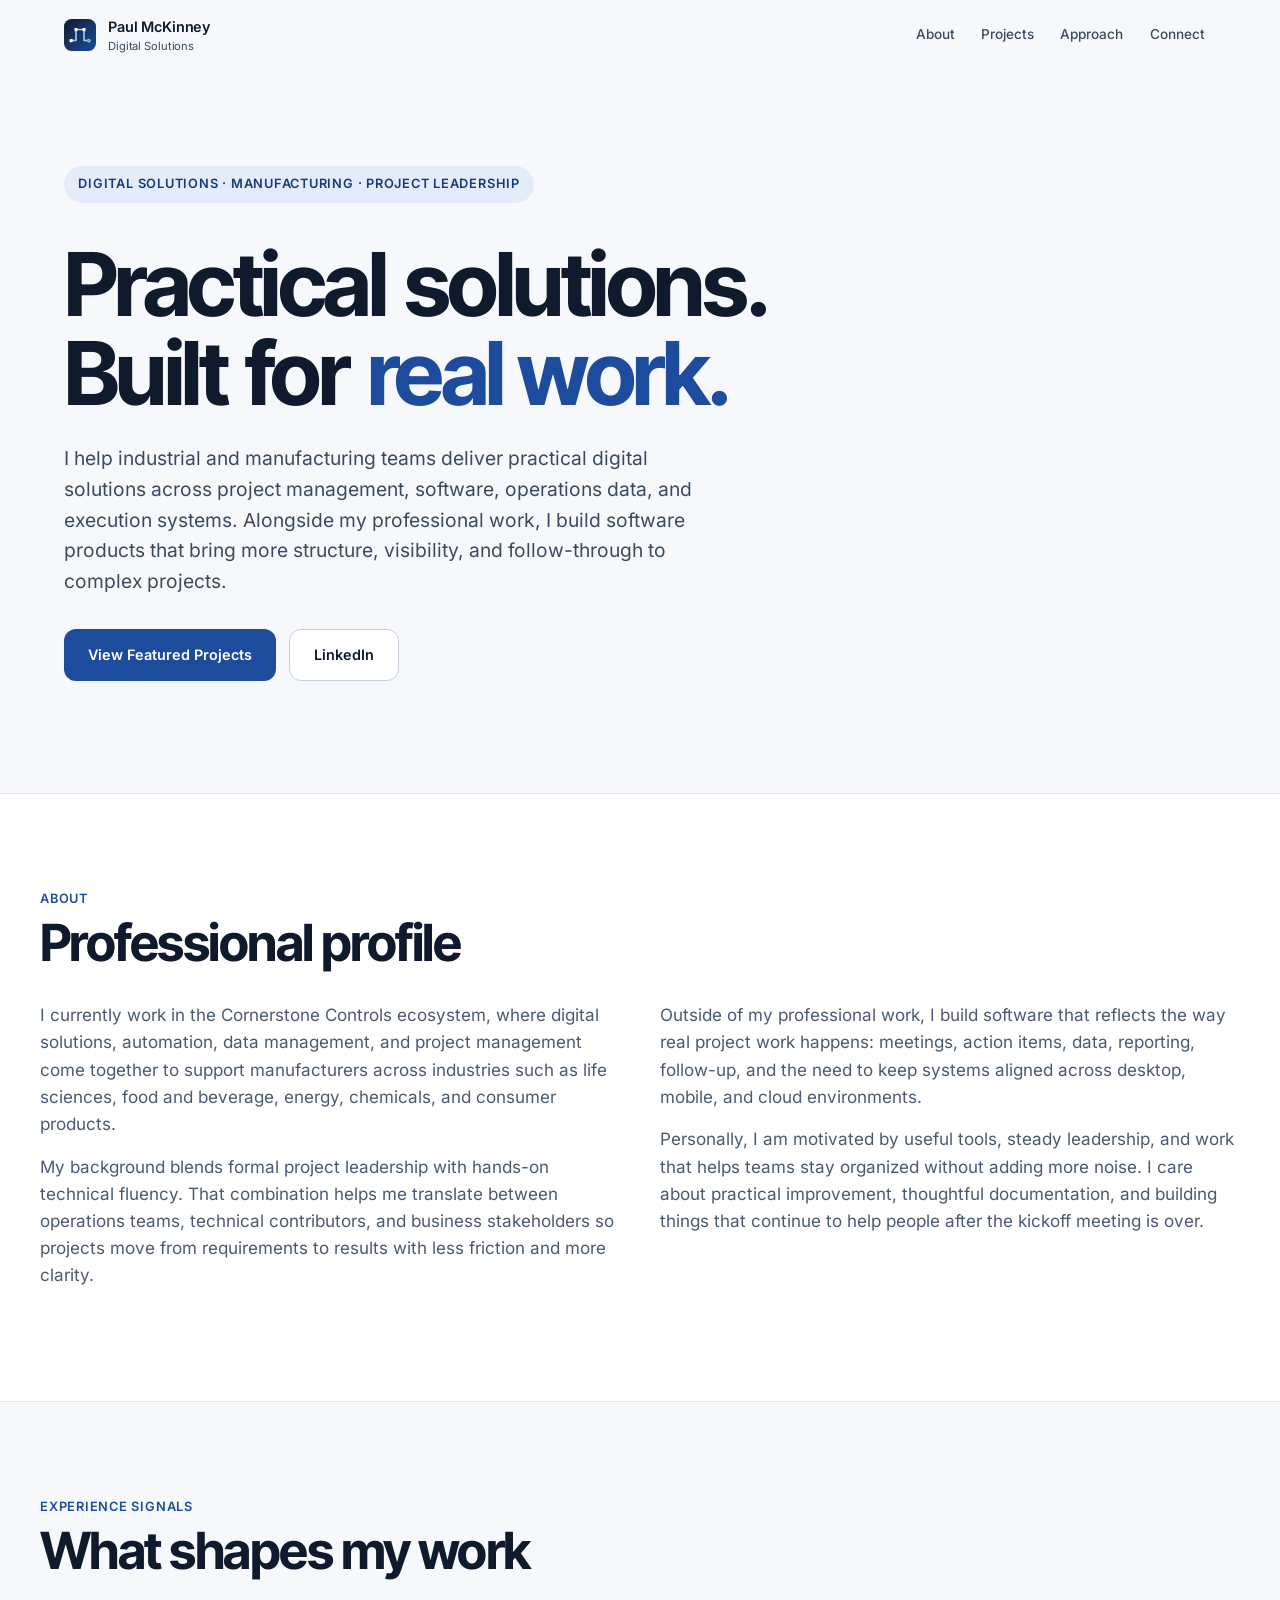
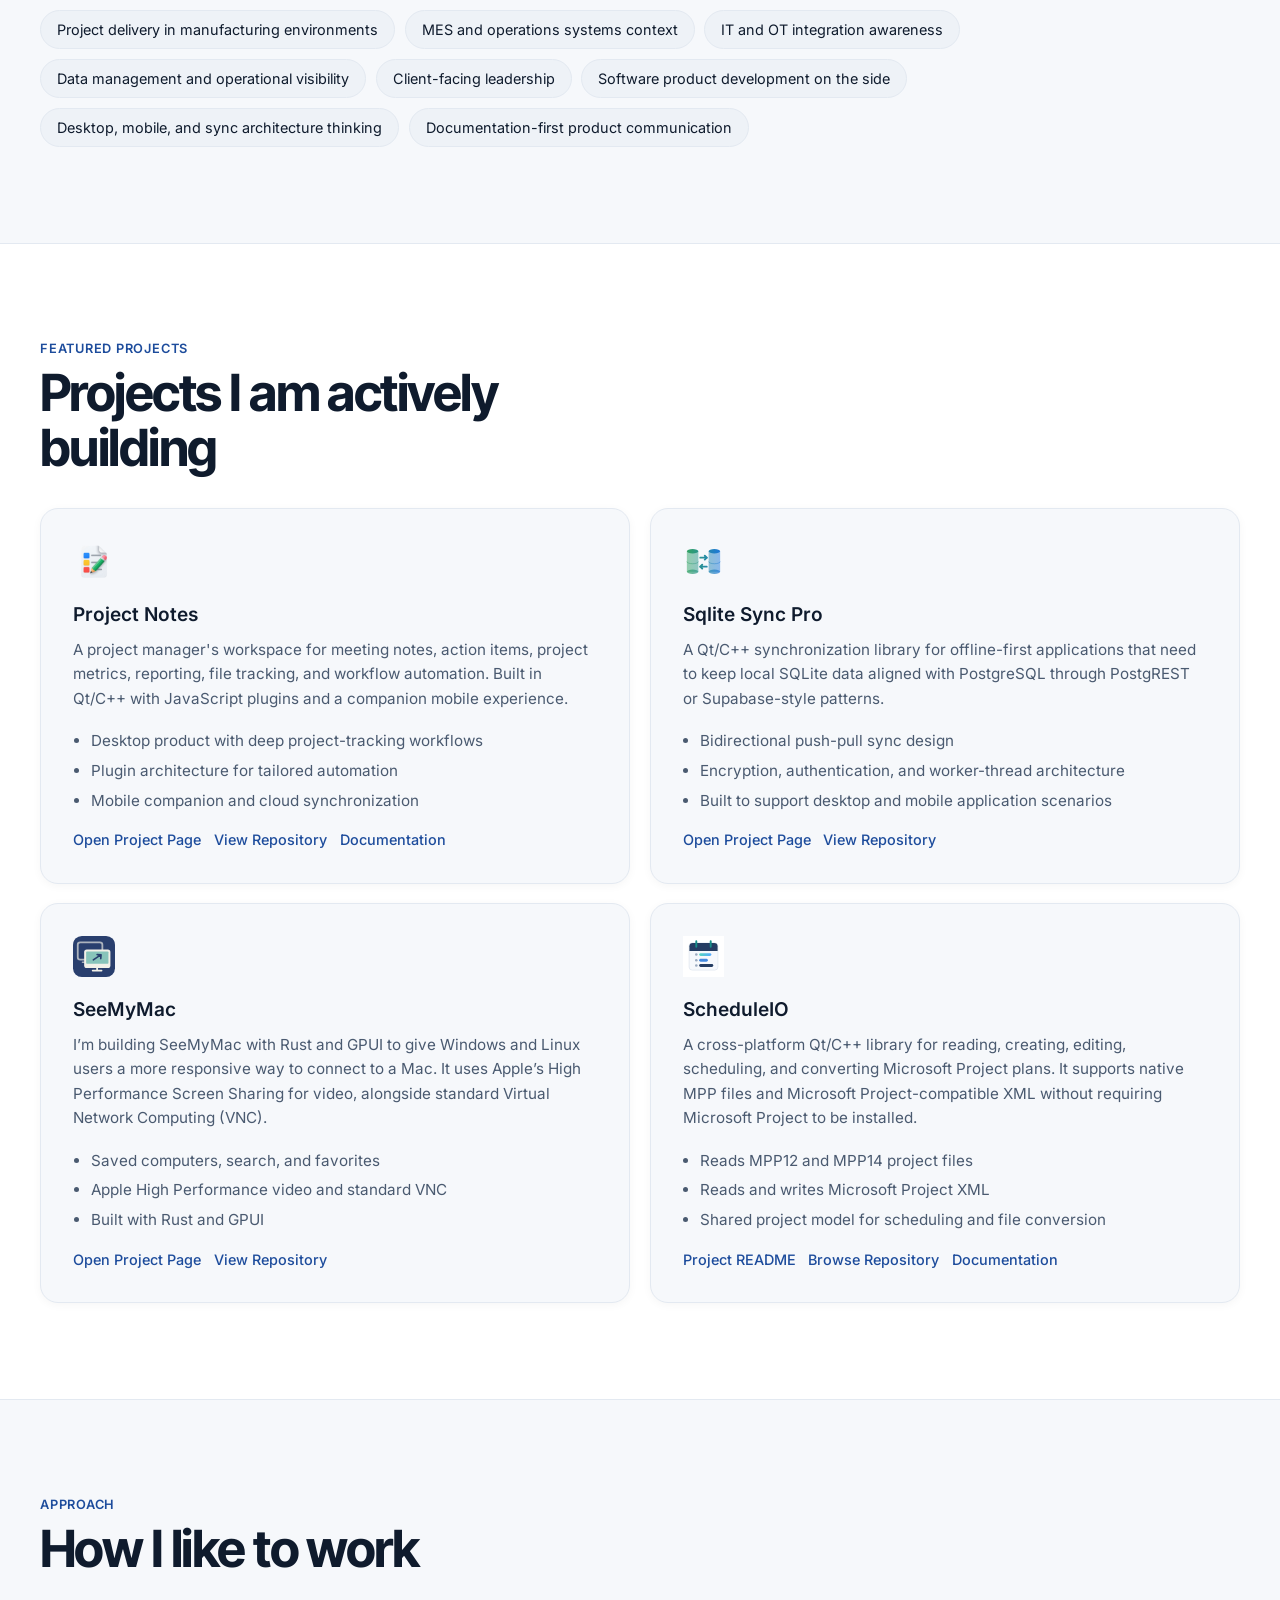
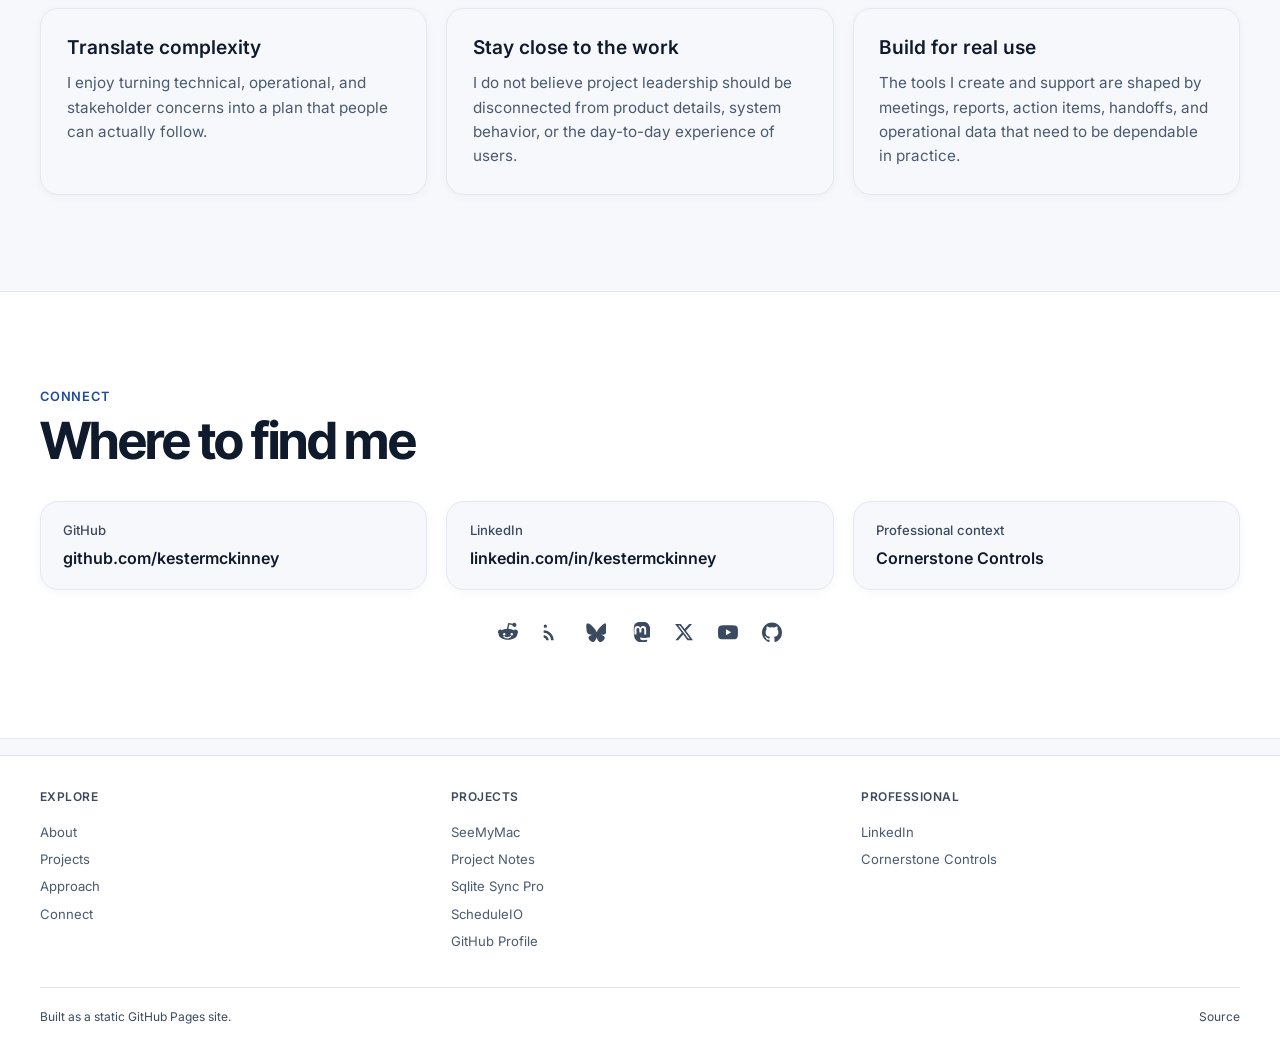
<file: index.html>
<!DOCTYPE html>
<html lang="en">
<head>
  <meta charset="utf-8">
  <meta name="viewport" content="width=device-width, initial-scale=1">
  <title>Paul McKinney | Project Notes and Digital Solutions</title>
  <meta name="description" content="Paul McKinney builds Project Notes and leads digital solutions work for manufacturing teams, with a focus on practical software, data, and project delivery.">
  <link rel="canonical" href="https://kestermckinney.github.io/">
  <meta name="theme-color" content="#ffffff">
  <meta property="og:type" content="website">
  <meta property="og:site_name" content="Paul McKinney">
  <meta property="og:title" content="Paul McKinney | Project Notes and Digital Solutions">
  <meta property="og:description" content="Explore Paul McKinney's work, including Project Notes, a purpose-built workspace for project managers and delivery teams.">
  <meta property="og:url" content="https://kestermckinney.github.io/">
  <meta property="og:image" content="https://kestermckinney.github.io/images/social-preview.png">
  <meta property="og:image:width" content="1200">
  <meta property="og:image:height" content="1200">
  <meta property="og:image:alt" content="Paul McKinney Digital Solutions brand card with the Kester systems mark, Project Notes, and Sqlite Sync Pro.">
  <meta name="twitter:card" content="summary_large_image">
  <meta name="twitter:title" content="Paul McKinney | Project Notes and Digital Solutions">
  <meta name="twitter:description" content="Explore Paul McKinney's work, including Project Notes, a purpose-built workspace for project managers and delivery teams.">
  <meta name="twitter:image" content="https://kestermckinney.github.io/images/social-preview.png">
  <link rel="icon" type="image/svg+xml" href="/images/site-logo.svg">
  <link rel="icon" type="image/x-icon" href="/favicon.ico">
  <link rel="icon" type="image/png" sizes="32x32" href="/favicon-32x32.png">
  <link rel="icon" type="image/png" sizes="16x16" href="/favicon-16x16.png">
  <link rel="apple-touch-icon" sizes="180x180" href="/apple-touch-icon.png">
  <link rel="stylesheet" href="/styles.css">
</head>
<body class="home-page">
  <header class="site-header">
    <a class="brand" href="/">
      <span class="brand-mark" aria-hidden="true">
        <img src="/images/site-logo.svg" alt="" width="32" height="32">
      </span>
      <span>
        <strong>Paul McKinney</strong>
        <small>Digital Solutions</small>
      </span>
    </a>
    <nav class="site-nav" aria-label="Primary">
      <a href="#about">About</a>
      <a href="#projects">Projects</a>
      <a href="#approach">Approach</a>
      <a href="#connect">Connect</a>
    </nav>
  </header>

  <main>
    <section class="hero">
      <p class="eyebrow" style="margin-bottom: 0.8rem;">Digital Solutions &middot; Manufacturing &middot; Project Leadership</p>
      <h1 class="hero-words" aria-label="Practical solutions. Built for real work."><span class="wm"><span class="w">Practical</span></span> <span class="wm"><span class="w">solutions.</span></span> <span class="wm"><span class="w">Built</span></span> <span class="wm"><span class="w">for</span></span> <span class="wm"><span class="w accent-word">real work.</span></span></h1>
      <p class="lead">
        I help industrial and manufacturing teams deliver practical digital solutions across
        project management, software, operations data, and execution systems. Alongside my professional
        work, I build software products that bring more structure, visibility, and follow-through
        to complex projects.
      </p>
      <div class="actions">
        <a class="button button-primary" href="#projects">View Featured Projects</a>
        <a class="button button-secondary" href="https://www.linkedin.com/in/kestermckinney/">LinkedIn</a>
      </div>
    </section>

    <section class="section section-alt" id="about">
      <div class="section-inner">
        <div class="section-heading">
          <span class="eyebrow">About</span>
          <h2>Professional profile</h2>
        </div>
        <div class="two-column">
          <div>
            <p>
              I currently work in the Cornerstone Controls ecosystem, where digital solutions,
              automation, data management, and project management come together to support
              manufacturers across industries such as life sciences, food and beverage, energy,
              chemicals, and consumer products.
            </p>
            <p>
              My background blends formal project leadership with hands-on technical fluency.
              That combination helps me translate between operations teams, technical contributors,
              and business stakeholders so projects move from requirements to results with less
              friction and more clarity.
            </p>
          </div>
          <div>
            <p>
              Outside of my professional work, I build software that reflects the way real project work
              happens: meetings, action items, data, reporting, follow-up, and the need to keep
              systems aligned across desktop, mobile, and cloud environments.
            </p>
            <p>
              Personally, I am motivated by useful tools, steady leadership, and work that helps
              teams stay organized without adding more noise. I care about practical improvement,
              thoughtful documentation, and building things that continue to help people after the
              kickoff meeting is over.
            </p>
          </div>
        </div>
      </div>
    </section>

    <section class="section" id="experience">
      <div class="section-inner">
        <div class="section-heading">
          <span class="eyebrow">Experience Signals</span>
          <h2>What shapes my work</h2>
        </div>
        <div class="pill-grid">
          <span class="pill">Project delivery in manufacturing environments</span>
          <span class="pill">MES and operations systems context</span>
          <span class="pill">IT and OT integration awareness</span>
          <span class="pill">Data management and operational visibility</span>
          <span class="pill">Client-facing leadership</span>
          <span class="pill">Software product development on the side</span>
          <span class="pill">Desktop, mobile, and sync architecture thinking</span>
          <span class="pill">Documentation-first product communication</span>
        </div>
      </div>
    </section>

    <section class="section section-alt" id="projects">
      <div class="section-inner">
        <div class="section-heading">
          <span class="eyebrow">Featured Projects</span>
          <h2>Projects I am actively building</h2>
        </div>
        <div class="card-grid">
          <article class="project-card">
            <img src="/images/pn-logo.png" alt="Project Notes logo" class="project-logo">
            <h3>Project Notes</h3>
            <p>
              A project manager's workspace for meeting notes, action items, project metrics,
              reporting, file tracking, and workflow automation. Built in Qt/C++ with JavaScript plugins
              and a companion mobile experience.
            </p>
            <ul class="feature-list">
              <li>Desktop product with deep project-tracking workflows</li>
              <li>Plugin architecture for tailored automation</li>
              <li>Mobile companion and cloud synchronization</li>
            </ul>
            <div class="card-actions">
              <a class="text-link" href="/projects/projectnotes.html">Open Project Page</a>
              <a class="text-link" href="https://github.com/kestermckinney/ProjectNotes">View Repository</a>
              <a class="text-link" href="https://projectnotespro.com/docs">Documentation</a>
            </div>
          </article>

          <article class="project-card">
            <img src="/images/ssp-logo.svg" alt="Sqlite Sync Pro logo" class="project-logo">
            <h3>Sqlite Sync Pro</h3>
            <p>
              A Qt/C++ synchronization library for offline-first applications that need to keep
              local SQLite data aligned with PostgreSQL through PostgREST or Supabase-style
              patterns.
            </p>
            <ul class="feature-list">
              <li>Bidirectional push-pull sync design</li>
              <li>Encryption, authentication, and worker-thread architecture</li>
              <li>Built to support desktop and mobile application scenarios</li>
            </ul>
            <div class="card-actions">
              <a class="text-link" href="/projects/sqlitesyncpro.html">Open Project Page</a>
              <a class="text-link" href="https://github.com/kestermckinney/SqliteSyncPro">View Repository</a>
            </div>
          </article>

          <article class="project-card">
            <img src="/images/seemymac-logo.svg" alt="SeeMyMac logo" class="project-logo">
            <h3>SeeMyMac</h3>
            <p>I’m building SeeMyMac with Rust and GPUI to give Windows and Linux users a more responsive way to connect to a Mac. It uses Apple’s High Performance Screen Sharing for video, alongside standard Virtual Network Computing (VNC).</p>
            <ul class="feature-list">
              <li>Saved computers, search, and favorites</li>
              <li>Apple High Performance video and standard VNC</li>
              <li>Built with Rust and GPUI</li>
            </ul>
            <div class="card-actions">
              <a class="text-link" href="/projects/seemymac.html">Open Project Page</a>
              <a class="text-link" href="https://github.com/kestermckinney/SeeMyMac">View Repository</a>
            </div>
          </article>

          <article class="project-card">
            <img src="/images/scheduleio-logo.svg" alt="ScheduleIO logo" class="project-logo">
            <h3>ScheduleIO</h3>
            <p>
              A cross-platform Qt/C++ library for reading, creating, editing, scheduling, and
              converting Microsoft Project plans. It supports native MPP files and Microsoft
              Project-compatible XML without requiring Microsoft Project to be installed.
            </p>
            <ul class="feature-list">
              <li>Reads MPP12 and MPP14 project files</li>
              <li>Reads and writes Microsoft Project XML</li>
              <li>Shared project model for scheduling and file conversion</li>
            </ul>
            <div class="card-actions">
              <a class="text-link" href="https://github.com/kestermckinney/ScheduleIO/blob/main/README.md">Project README</a>
              <a class="text-link" href="https://github.com/kestermckinney/ScheduleIO/tree/main">Browse Repository</a>
              <a class="text-link" href="https://github.com/kestermckinney/ScheduleIO">Documentation</a>
            </div>
          </article>
        </div>
      </div>
    </section>

    <section class="section" id="approach">
      <div class="section-inner">
        <div class="section-heading">
          <span class="eyebrow">Approach</span>
          <h2>How I like to work</h2>
        </div>
        <div class="approach-grid">
          <article class="approach-card">
            <h3>Translate complexity</h3>
            <p>
              I enjoy turning technical, operational, and stakeholder concerns into a plan that
              people can actually follow.
            </p>
          </article>
          <article class="approach-card">
            <h3>Stay close to the work</h3>
            <p>
              I do not believe project leadership should be disconnected from product details,
              system behavior, or the day-to-day experience of users.
            </p>
          </article>
          <article class="approach-card">
            <h3>Build for real use</h3>
            <p>
              The tools I create and support are shaped by meetings, reports, action items, handoffs,
              and operational data that need to be dependable in practice.
            </p>
          </article>
        </div>
      </div>
    </section>

    <section class="section section-alt" id="connect">
      <div class="section-inner">
        <div class="section-heading">
          <span class="eyebrow">Connect</span>
          <h2>Where to find me</h2>
        </div>
        <div class="contact-grid">
          <a class="contact-card" href="https://github.com/kestermckinney">
            <span class="contact-label">GitHub</span>
            <strong>github.com/kestermckinney</strong>
          </a>
          <a class="contact-card" href="https://www.linkedin.com/in/kestermckinney/">
            <span class="contact-label">LinkedIn</span>
            <strong>linkedin.com/in/kestermckinney</strong>
          </a>
          <a class="contact-card" href="https://www.cornerstonecontrols.com/">
            <span class="contact-label">Professional context</span>
            <strong>Cornerstone Controls</strong>
          </a>
        </div>
        <div class="social-links" aria-label="Social media and news">
          <a href="https://www.reddit.com/r/projectnotespro/" aria-label="Reddit" title="Reddit"><svg viewBox="0 0 24 24" fill="currentColor" aria-hidden="true"><path d="M24 12c0-1.66-1.34-3-3-3-.81 0-1.54.33-2.08.86-1.68-1.12-3.93-1.82-6.42-1.9l1.09-5.11 3.55.76a2.5 2.5 0 1 0 .31-1.47L12.99 1.2a.75.75 0 0 0-.89.58l-1.32 6.18c-2.52.07-4.8.77-6.5 1.91A2.99 2.99 0 0 0 2.99 9a3 3 0 0 0-2.2 5.04c-.02.2-.03.4-.03.61 0 3.68 5.03 6.66 11.24 6.66s11.24-2.98 11.24-6.66c0-.21-.01-.41-.03-.61A2.99 2.99 0 0 0 24 12ZM7.5 13.25a1.5 1.5 0 1 1 0 3 1.5 1.5 0 0 1 0-3Zm8.1 4.87c-1.03 1.03-2.54 1.55-4.49 1.55s-3.46-.52-4.49-1.55a.75.75 0 0 1 1.06-1.06c.74.74 1.9 1.11 3.43 1.11s2.69-.37 3.43-1.11a.75.75 0 1 1 1.06 1.06Zm.9-1.87a1.5 1.5 0 1 1 0-3 1.5 1.5 0 0 1 0 3Z"/></svg></a>
          <a href="https://projectnotespro.com/news/rss.xml" aria-label="RSS feed" title="RSS feed"><svg viewBox="0 0 24 24" fill="currentColor" aria-hidden="true"><path d="M4 3a2 2 0 1 0 0 4 2 2 0 0 0 0-4Zm-2 7v3a9 9 0 0 1 9 9h3C14 15.37 8.63 10 2 10Zm0 6v3a3 3 0 0 1 3 3h3c0-3.31-2.69-6-6-6Z"/></svg></a>
          <a href="https://bsky.app/profile/paulmckinney.bsky.social" aria-label="Bluesky" title="Bluesky"><svg viewBox="0 0 24 24" fill="currentColor" aria-hidden="true"><path d="M5.77 3.4C8.62 5.54 11.69 9.88 12.82 12.2c1.13-2.32 4.2-6.66 7.05-8.8 2.06-1.55 5.4-2.74 5.4 1.07 0 .76-.44 6.4-.69 7.31-.89 3.19-4.14 4-7.03 3.51 5.05.86 6.34 3.71 3.56 6.56-5.27 5.42-7.58-1.36-8.17-3.1-.11-.32-.16-.47-.16-.34 0-.13-.05.02-.16.34-.59 1.74-2.9 8.52-8.17 3.1-2.78-2.85-1.49-5.7 3.56-6.56-2.89.49-6.14-.32-7.03-3.51C.73 10.87.29 5.23.29 4.47c0-3.81 3.34-2.62 5.4-1.07h.08Z"/></svg></a>
          <a href="https://mstdn.plus/@paulmckinney" aria-label="Mastodon" title="Mastodon"><svg viewBox="0 0 24 24" fill="currentColor" aria-hidden="true"><path d="M23.27 5.31C22.9 2.64 20.57.53 17.8.12 17.33.05 15.56 0 13.5 0h-.02c-2.07 0-2.51.05-2.98.12-2.7.4-5.14 2.29-5.74 4.99-.28 1.33-.31 2.8-.26 4.15.08 1.94.09 3.87.27 5.8.12 1.28.34 2.55.65 3.8.59 2.3 2.86 4.21 5.09 5 2.4.83 4.98.97 7.45.4.27-.07.54-.14.81-.24.6-.19 1.3-.4 1.81-.78a.06.06 0 0 0 .03-.05v-1.87a.06.06 0 0 0-.07-.05c-1.5.36-3.05.54-4.6.54-2.67 0-3.39-1.27-3.6-1.8a5.5 5.5 0 0 1-.31-1.4.05.05 0 0 1 .07-.06c1.48.36 2.99.54 4.51.54.37 0 .73 0 1.1-.01 1.53-.04 3.14-.12 4.64-.41l.1-.02c2.37-.46 4.63-1.89 4.86-5.5.01-.14.03-1.49.03-1.63 0-.5.16-3.58-.02-5.47ZM19.6 15.1h-2.5V9.02c0-1.28-.53-1.93-1.62-1.93-1.19 0-1.79.77-1.79 2.3v3.33h-2.48V9.39c0-1.53-.6-2.3-1.8-2.3-1.08 0-1.62.65-1.62 1.93v6.08H5.3V8.84c0-1.28.33-2.3 1-3.05a3.4 3.4 0 0 1 2.63-1.13c1.24 0 2.18.48 2.8 1.43l.62 1.04.62-1.04c.63-.95 1.56-1.43 2.8-1.43 1.06 0 1.94.38 2.62 1.13.67.75 1 1.77 1 3.05v6.26Z"/></svg></a>
          <a href="https://x.com/PNotesPro" aria-label="X" title="X"><svg viewBox="0 0 24 24" fill="currentColor" aria-hidden="true"><path d="M18.24 2.25h3.31l-7.23 8.26 8.5 11.24h-6.65l-5.22-6.82-5.96 6.82H1.68l7.73-8.84L1.25 2.25h6.82l4.71 6.23 5.46-6.23Zm-1.16 17.52h1.83L7.08 4.13H5.11l11.97 15.64Z"/></svg></a>
          <a href="https://www.youtube.com/@ProjectNotesPro" aria-label="YouTube" title="YouTube"><svg viewBox="0 0 24 24" fill="currentColor" aria-hidden="true"><path d="M23.5 6.51a3.01 3.01 0 0 0-2.12-2.13C19.5 3.87 12 3.87 12 3.87s-7.5 0-9.38.51A3.01 3.01 0 0 0 .5 6.51C0 8.4 0 12.33 0 12.33s0 3.94.5 5.82a3.01 3.01 0 0 0 2.12 2.13c1.88.51 9.38.51 9.38.51s7.5 0 9.38-.51a3.01 3.01 0 0 0 2.12-2.13c.5-1.88.5-5.82.5-5.82s0-3.93-.5-5.82ZM9.55 15.9V8.77l6.27 3.57-6.27 3.57Z"/></svg></a>
          <a href="https://github.com/kestermckinney" aria-label="GitHub" title="GitHub"><svg viewBox="0 0 24 24" fill="currentColor" aria-hidden="true"><path d="M12 .5C5.37.5 0 5.87 0 12.5c0 5.3 3.44 9.8 8.21 11.39.6.11.82-.26.82-.58l-.02-2.03c-3.34.73-4.04-1.61-4.04-1.61-.55-1.39-1.33-1.76-1.33-1.76-1.09-.75.08-.73.08-.73 1.2.09 1.84 1.24 1.84 1.24 1.07 1.84 2.81 1.31 3.5 1 .11-.78.42-1.31.76-1.61-2.67-.3-5.47-1.33-5.47-5.93 0-1.31.47-2.38 1.24-3.22-.12-.3-.54-1.52.12-3.18 0 0 1.01-.32 3.3 1.23a11.5 11.5 0 0 1 6.01 0c2.29-1.55 3.3-1.23 3.3-1.23.66 1.66.24 2.88.12 3.18.77.84 1.24 1.91 1.24 3.22 0 4.61-2.81 5.62-5.49 5.92.43.37.82 1.1.82 2.22l-.01 3.29c0 .32.21.7.82.58A12.01 12.01 0 0 0 24 12.5C24 5.87 18.63.5 12 .5Z"/></svg></a>
        </div>
      </div>
    </section>
  </main>

  <footer class="site-footer">
    <div class="footer-inner">
      <div class="footer-nav">
        <div class="footer-col">
          <h4>Explore</h4>
          <a href="#about">About</a>
          <a href="#projects">Projects</a>
          <a href="#approach">Approach</a>
          <a href="#connect">Connect</a>
        </div>
        <div class="footer-col">
          <h4>Projects</h4>
          <a href="/projects/seemymac.html">SeeMyMac</a>
          <a href="/projects/projectnotes.html">Project Notes</a>
          <a href="/projects/sqlitesyncpro.html">Sqlite Sync Pro</a>
          <a href="https://github.com/kestermckinney/ScheduleIO">ScheduleIO</a>
          <a href="https://github.com/kestermckinney">GitHub Profile</a>
        </div>
        <div class="footer-col">
          <h4>Professional</h4>
          <a href="https://www.linkedin.com/in/kestermckinney/">LinkedIn</a>
          <a href="https://www.cornerstonecontrols.com/">Cornerstone Controls</a>
        </div>
      </div>
      <div class="footer-legal">
        <p>Built as a static GitHub Pages site.</p>
        <div class="footer-legal-links">
          <a href="https://github.com/kestermckinney/kestermckinney.github.io">Source</a>
        </div>
      </div>
    </div>
  </footer>
<script>
  (() => {
    if (!('IntersectionObserver' in window) || matchMedia('(prefers-reduced-motion: reduce)').matches) return;
    const headings = document.querySelectorAll('.section-heading h2');
    const observer = new IntersectionObserver(entries => entries.forEach(entry => {
      if (entry.isIntersecting) { entry.target.classList.add('is-visible'); observer.unobserve(entry.target); }
    }), { threshold: 0.15 });
    headings.forEach(heading => { heading.classList.add('motion-heading'); observer.observe(heading); });
  })();
</script>
</body>
</html>
</file>
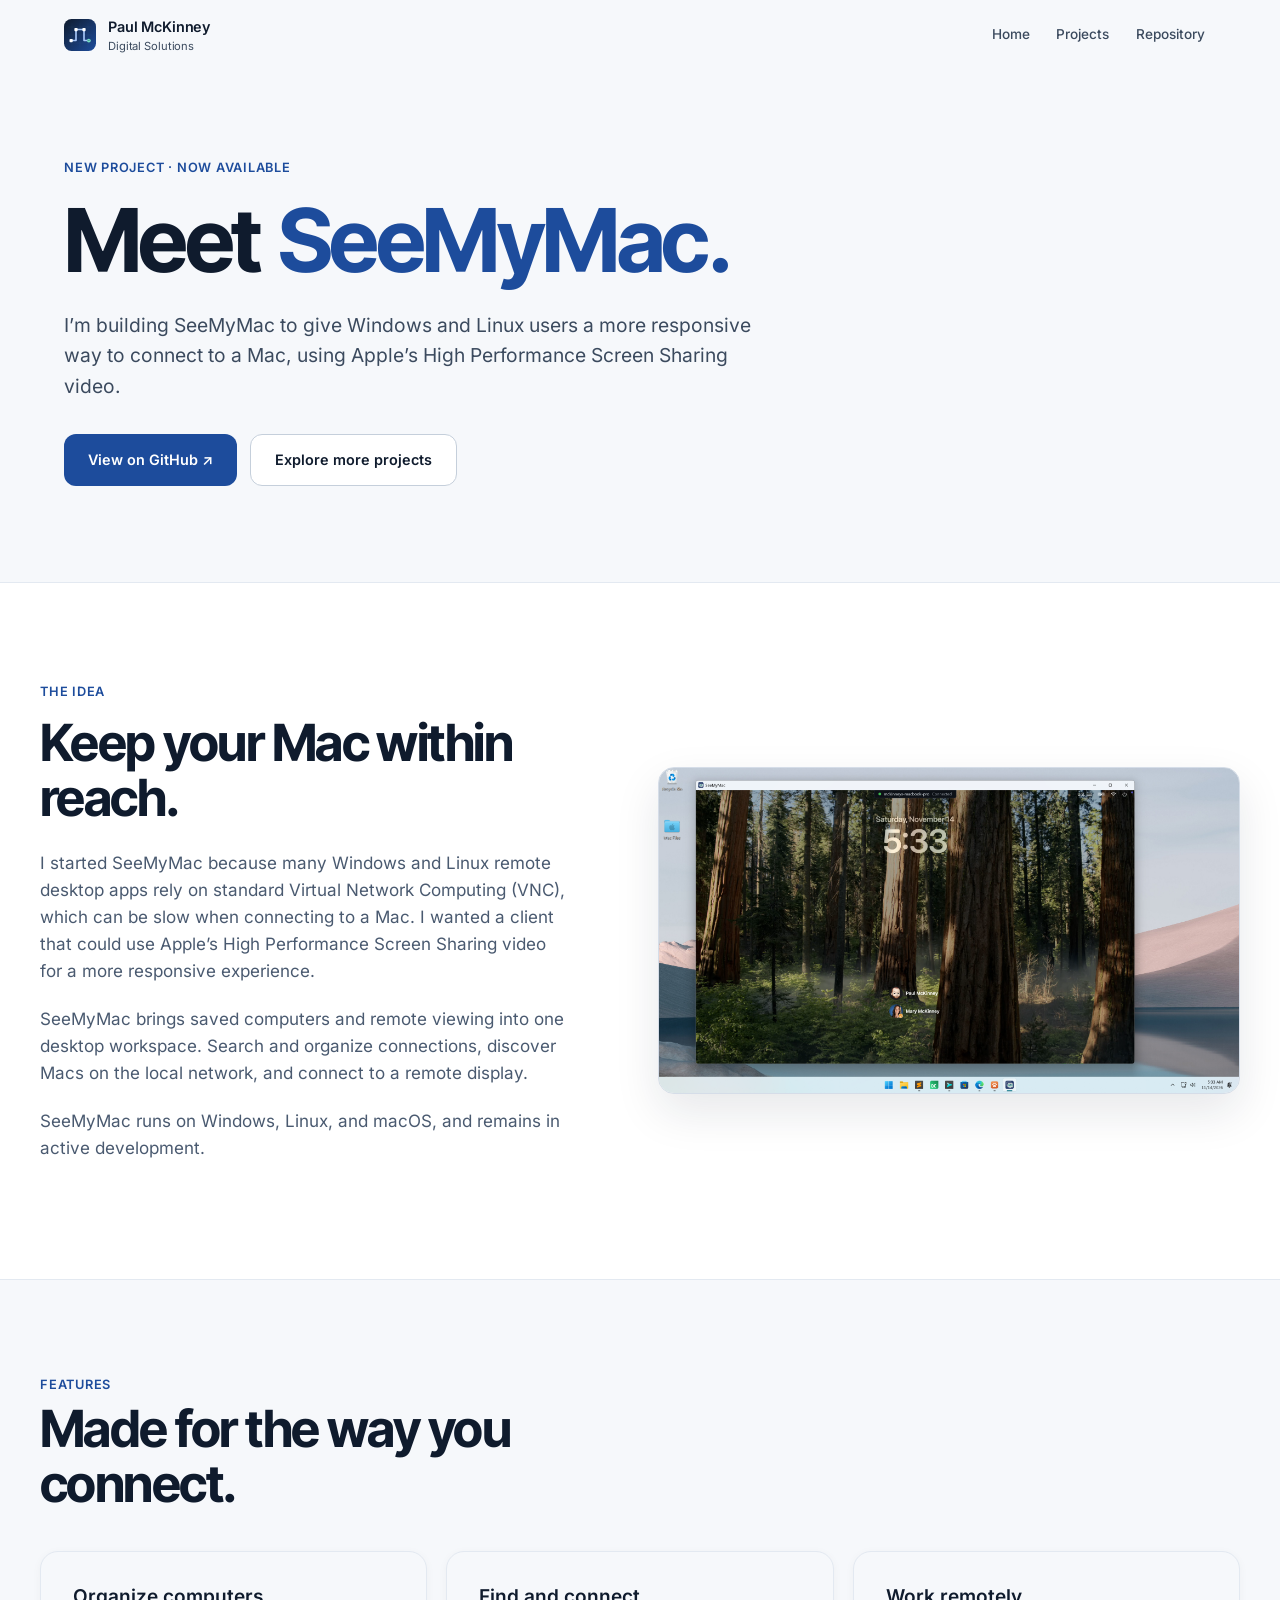
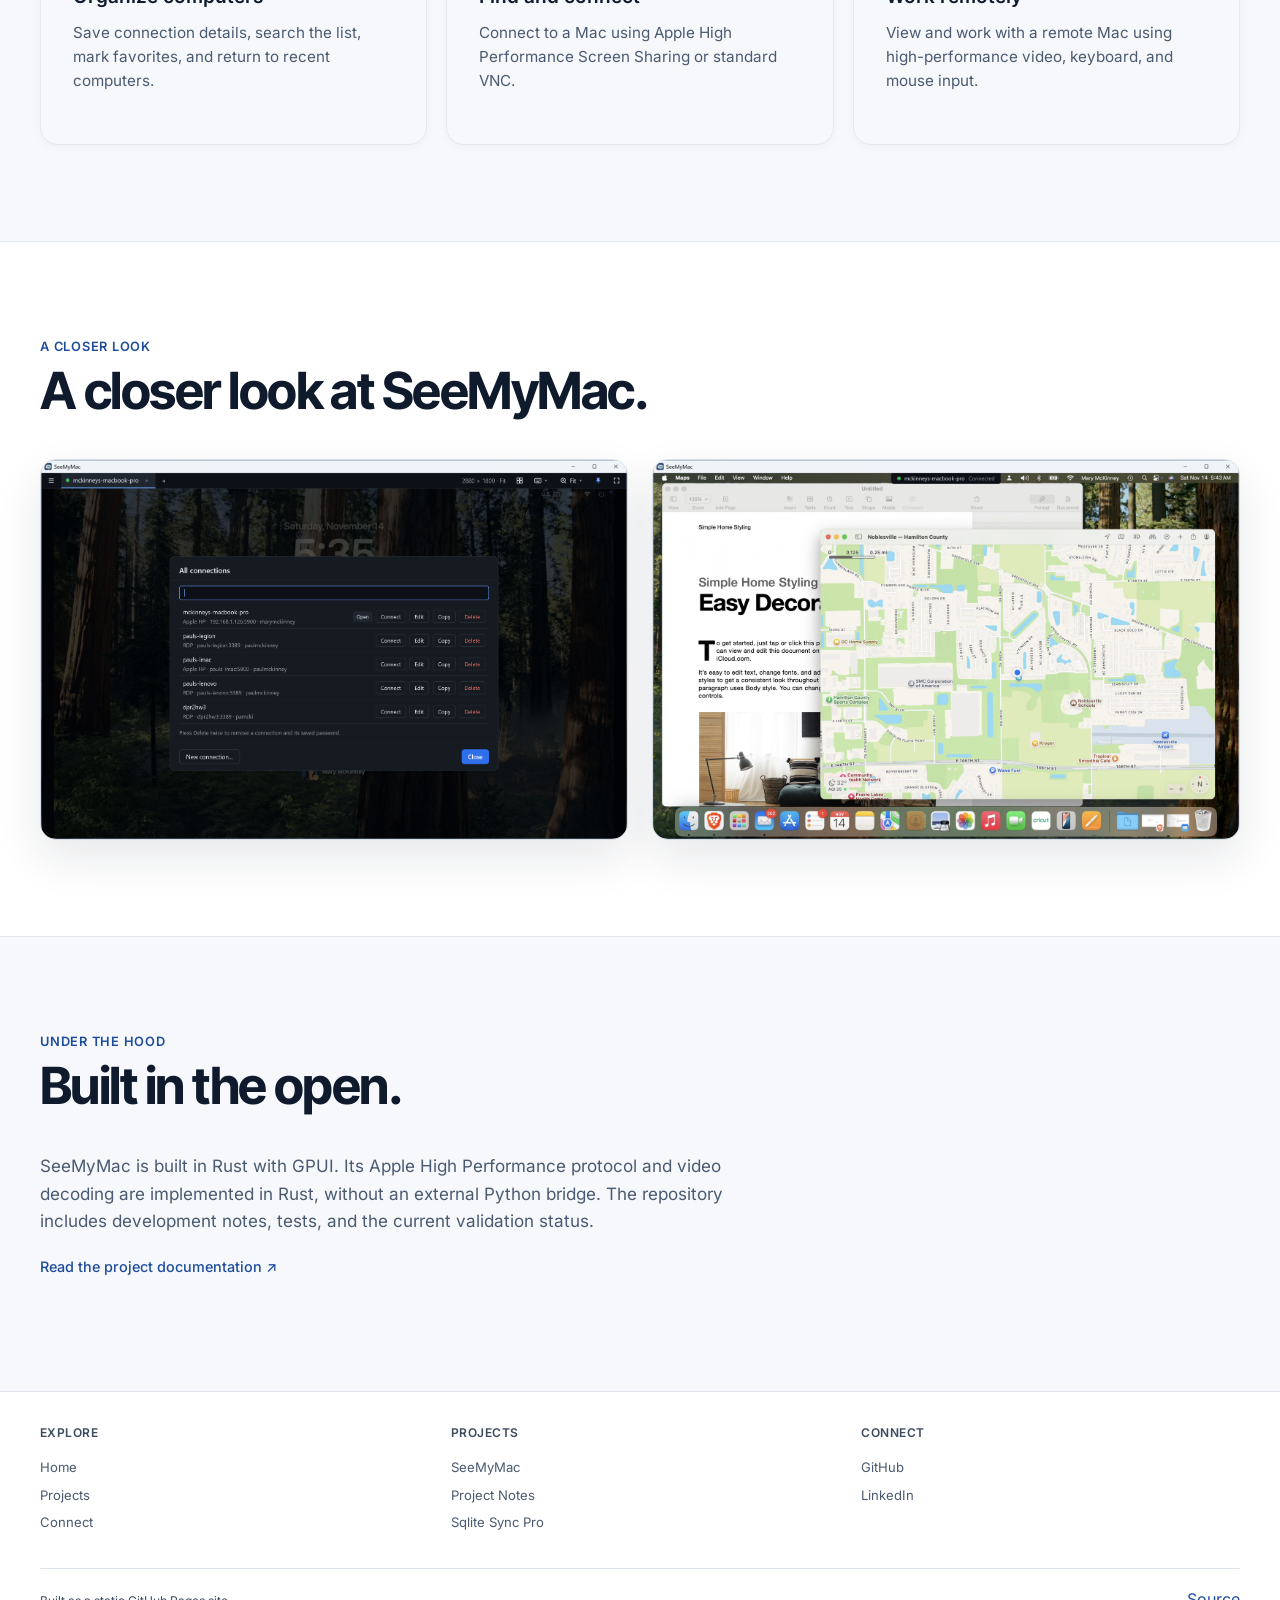
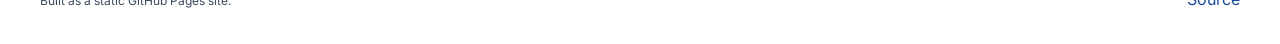
<file: projects/seemymac.html>
<!DOCTYPE html>
<html lang="en">
<head>
  <meta charset="utf-8">
  <meta name="viewport" content="width=device-width, initial-scale=1">
  <title>SeeMyMac | Paul McKinney</title>
  <meta name="description" content="SeeMyMac is a Rust and GPUI screen sharing app for connecting to Macs from Windows and Linux with Apple High Performance video.">
  <link rel="canonical" href="https://kestermckinney.github.io/projects/seemymac.html">
  <meta name="theme-color" content="#f6f8fb">
  <link rel="icon" type="image/svg+xml" href="/images/site-logo.svg">
  <link rel="icon" href="/favicon.ico">
  <link rel="stylesheet" href="/styles.css">
</head>
<body class="home-page project-page">
  <header class="site-header">
    <a class="brand" href="/"><span class="brand-mark"><img src="/images/site-logo.svg" alt="" width="32" height="32"></span><span><strong>Paul McKinney</strong><small>Digital Solutions</small></span></a>
    <nav class="site-nav" aria-label="Primary"><a href="/">Home</a><a href="/#projects">Projects</a><a href="https://github.com/kestermckinney/SeeMyMac">Repository</a></nav>
  </header>
  <main>
    <section class="project-hero">
      <p class="eyebrow">New project · Now available</p>
      <h1 class="hero-words"><span class="wm"><span class="w">Meet</span></span> <span class="wm"><span class="w accent-word">SeeMyMac.</span></span></h1>
      <p class="lead">I’m building SeeMyMac to give Windows and Linux users a more responsive way to connect to a Mac, using Apple’s High Performance Screen Sharing video.</p>
      <div class="actions"><a class="button button-primary" href="https://github.com/kestermckinney/SeeMyMac">View on GitHub ↗</a><a class="button button-secondary" href="/#projects">Explore more projects</a></div>
    </section>
    <section class="section section-alt"><div class="section-inner seemymac-layout">
      <div><span class="eyebrow">The idea</span><h2>Keep your Mac within reach.</h2><p>I started SeeMyMac because many Windows and Linux remote desktop apps rely on standard Virtual Network Computing (VNC), which can be slow when connecting to a Mac. I wanted a client that could use Apple’s High Performance Screen Sharing video for a more responsive experience.</p><p>SeeMyMac brings saved computers and remote viewing into one desktop workspace. Search and organize connections, discover Macs on the local network, and connect to a remote display.</p><p>SeeMyMac runs on Windows, Linux, and macOS, and remains in active development.</p></div>
      <img class="seemymac-screenshot" src="/images/seemymac-on-windows.png" alt="SeeMyMac running on Windows" width="4232" height="2375">
    </div></section>
    <section class="section"><div class="section-inner"><div class="section-heading"><span class="eyebrow">Features</span><h2>Made for the way you connect.</h2></div><div class="card-grid single-row">
      <article class="project-card"><h3>Organize computers</h3><p>Save connection details, search the list, mark favorites, and return to recent computers.</p></article>
      <article class="project-card"><h3>Find and connect</h3><p>Connect to a Mac using Apple High Performance Screen Sharing or standard VNC.</p></article>
      <article class="project-card"><h3>Work remotely</h3><p>View and work with a remote Mac using high-performance video, keyboard, and mouse input.</p></article>
    </div></div></section>
    <section class="section section-alt"><div class="section-inner"><div class="section-heading"><span class="eyebrow">A closer look</span><h2>A closer look at SeeMyMac.</h2></div><div class="placeholder-grid"><img class="seemymac-screenshot" src="/images/seemymac-connections.png" alt="SeeMyMac saved connections" loading="lazy"><img class="seemymac-screenshot" src="/images/seemymac-desktop.png" alt="A remote desktop session in SeeMyMac" loading="lazy"></div></div></section>
    <section class="section"><div class="section-inner"><div class="section-heading"><span class="eyebrow">Under the hood</span><h2>Built in the open.</h2></div><p class="wide-copy">SeeMyMac is built in Rust with GPUI. Its Apple High Performance protocol and video decoding are implemented in Rust, without an external Python bridge. The repository includes development notes, tests, and the current validation status.</p><a class="text-link" href="https://github.com/kestermckinney/SeeMyMac">Read the project documentation ↗</a></div></section>
  </main>
  <footer class="site-footer"><div class="footer-inner"><div class="footer-nav"><div class="footer-col"><h4>Explore</h4><a href="/">Home</a><a href="/#projects">Projects</a><a href="/#connect">Connect</a></div><div class="footer-col"><h4>Projects</h4><a href="/projects/seemymac.html">SeeMyMac</a><a href="/projects/projectnotes.html">Project Notes</a><a href="/projects/sqlitesyncpro.html">Sqlite Sync Pro</a></div><div class="footer-col"><h4>Connect</h4><a href="https://github.com/kestermckinney">GitHub</a><a href="https://www.linkedin.com/in/kestermckinney/">LinkedIn</a></div></div><div class="footer-legal"><p>Built as a static GitHub Pages site.</p><a href="https://github.com/kestermckinney/kestermckinney.github.io">Source</a></div></div></footer>
</body>
</html>
</file>
<file: styles.css>
:root {
  --bg: #ffffff;
  --bg-section: #f5f5f7;
  --ink: #1d1d1f;
  --muted: #86868b;
  --soft: #6e6e73;
  --line: #d2d2d7;
  --accent: #0071e3;
  --accent-hover: #0077ed;
  --accent-light: rgba(0, 113, 227, 0.08);
  --gradient-start: #0071e3;
  --gradient-end: #5856d6;
  --shadow-sm: 0 2px 10px rgba(0, 0, 0, 0.04);
  --shadow-md: 0 4px 24px rgba(0, 0, 0, 0.06);
  --shadow-lg: 0 12px 48px rgba(0, 0, 0, 0.08);
  --radius-sm: 8px;
  --radius-md: 14px;
  --radius-lg: 18px;
  --max: 980px;
}

*,
*::before,
*::after {
  box-sizing: border-box;
}

html {
  scroll-behavior: smooth;
  -webkit-font-smoothing: antialiased;
  -moz-osx-font-smoothing: grayscale;
}

body {
  margin: 0;
  color: var(--ink);
  font-family: -apple-system, BlinkMacSystemFont, "SF Pro Text", "Helvetica Neue", sans-serif;
  background: var(--bg);
  line-height: 1.47059;
}

a {
  color: var(--accent);
  text-decoration: none;
}

a:hover {
  color: var(--accent-hover);
}

p {
  margin: 0 0 1.2em;
  color: var(--muted);
  line-height: 1.6;
  font-size: 1.0625rem;
}

h1, h2, h3, h4 {
  margin: 0;
  color: var(--ink);
  font-weight: 700;
}

h1 {
  font-size: clamp(2.6rem, 6vw, 3.5rem);
  line-height: 1.0625;
  letter-spacing: -0.015em;
}

h2 {
  font-size: clamp(1.8rem, 4vw, 2.5rem);
  line-height: 1.08349;
  letter-spacing: -0.003em;
}

h3 {
  font-size: 1.1875rem;
  font-weight: 600;
  line-height: 1.31579;
  margin-bottom: 0.6em;
}

.site-shell {
  width: 100%;
}

.site-header {
  display: flex;
  align-items: center;
  justify-content: space-between;
  max-width: var(--max);
  margin: 0 auto;
  padding: 0.8rem 1.5rem;
  gap: 1rem;
}

.brand {
  display: inline-flex;
  align-items: center;
  gap: 0.75rem;
  font-weight: 600;
  font-size: 0.9rem;
  color: var(--ink);
}

.brand strong {
  display: block;
  font-size: 0.9rem;
  letter-spacing: -0.01em;
}

.brand small {
  display: block;
  margin-top: 0.05rem;
  color: var(--soft);
  font-size: 0.7rem;
  font-weight: 400;
  letter-spacing: -0.01em;
}

.brand-mark {
  width: 32px;
  height: 32px;
  display: inline-flex;
  align-items: center;
  justify-content: center;
}

.brand-mark svg,
.brand-mark img {
  width: 32px;
  height: 32px;
}

.site-nav {
  display: flex;
  gap: 0.25rem;
}

.site-nav a {
  color: var(--muted);
  font-size: 0.85rem;
  font-weight: 400;
  padding: 0.4rem 0.7rem;
  border-radius: 999px;
  transition: color 0.2s;
}

.site-nav a:hover {
  color: var(--ink);
}

.hero {
  max-width: var(--max);
  margin: 0 auto;
  padding: 4rem 1.5rem 5rem;
  text-align: center;
}

.hero h1 {
  margin: 0 auto 0.6rem;
  max-width: 14ch;
}

.hero .lead {
  max-width: 600px;
  margin: 0 auto 2rem;
  font-size: 1.2rem;
  color: var(--muted);
  line-height: 1.6;
}

.hero .actions {
  display: flex;
  flex-wrap: wrap;
  gap: 0.8rem;
  justify-content: center;
  margin-top: 1.2rem;
}

.button {
  display: inline-flex;
  align-items: center;
  justify-content: center;
  min-height: 38px;
  padding: 0.55rem 1.1rem;
  border-radius: 999px;
  font-size: 0.9rem;
  font-weight: 500;
  transition: all 0.2s;
  cursor: pointer;
  border: none;
}

.button-primary {
  background: var(--accent);
  color: #fff;
}

.button-primary:hover {
  background: var(--accent-hover);
  color: #fff;
}

.button-secondary {
  background: var(--accent-light);
  color: var(--accent);
}

.button-secondary:hover {
  background: rgba(0, 113, 227, 0.14);
  color: var(--accent-hover);
}

.section {
  padding: 4.5rem 1.5rem;
}

.section-alt {
  background: var(--bg-section);
}

.section-inner {
  max-width: var(--max);
  margin: 0 auto;
}

.section-heading {
  margin-bottom: 2rem;
}

.eyebrow {
  color: var(--soft);
  font-size: 0.85rem;
  font-weight: 500;
  letter-spacing: 0.02em;
}

.section-heading .eyebrow {
  display: block;
  margin-bottom: 0.4rem;
}

.section-heading h2 {
  max-width: 18ch;
}

.wide-copy {
  max-width: 700px;
}

.two-column {
  display: grid;
  grid-template-columns: repeat(2, minmax(0, 1fr));
  gap: 2.5rem;
}

.two-column p {
  margin-bottom: 0.9em;
}

.pill-grid {
  display: flex;
  flex-wrap: wrap;
  gap: 0.6rem;
}

.pill {
  padding: 0.5rem 1rem;
  border-radius: 999px;
  background: var(--bg-section);
  color: var(--ink);
  font-size: 0.9rem;
  border: 1px solid var(--line);
}

.card-grid {
  display: grid;
  grid-template-columns: repeat(2, minmax(0, 1fr));
  gap: 1.2rem;
}

.card-grid.single-row {
  grid-template-columns: repeat(3, minmax(0, 1fr));
}

.project-card {
  padding: 1.6rem;
  border-radius: var(--radius-md);
  background: var(--bg);
  border: 1px solid var(--line);
  box-shadow: var(--shadow-sm);
}

.project-card p {
  font-size: 0.95rem;
}

.project-mark {
  display: inline-flex;
  align-items: center;
  justify-content: center;
  width: 2.6rem;
  height: 2.6rem;
  margin-bottom: 0.8rem;
  border-radius: 0.75rem;
  font-size: 0.85rem;
  font-weight: 700;
  color: #fff;
}

.projectnotes-mark {
  background: linear-gradient(135deg, var(--gradient-start), var(--gradient-end));
}

.project-logo {
  width: 2.6rem;
  height: 2.6rem;
  margin-bottom: 0.8rem;
  object-fit: contain;
}

.sync-mark {
  background: linear-gradient(135deg, #34a853, #1a73e8);
}

.feature-list {
  margin: 0.8rem 0 0;
  padding-left: 1.1rem;
  color: var(--muted);
  line-height: 1.6;
  font-size: 0.95rem;
}

.feature-list li {
  margin-bottom: 0.35rem;
}

.card-actions {
  display: flex;
  flex-wrap: wrap;
  gap: 0.8rem;
  margin-top: 1rem;
}

.text-link {
  font-size: 0.9rem;
  font-weight: 500;
  color: var(--accent);
}

.text-link:hover {
  color: var(--accent-hover);
}

.approach-grid {
  display: grid;
  grid-template-columns: repeat(3, minmax(0, 1fr));
  gap: 1.2rem;
}

.approach-card {
  padding: 1.6rem;
  border-radius: var(--radius-md);
  background: var(--bg);
  border: 1px solid var(--line);
  box-shadow: var(--shadow-sm);
}

.approach-card p {
  font-size: 0.95rem;
  margin-bottom: 0;
}

.contact-grid {
  display: grid;
  grid-template-columns: repeat(3, minmax(0, 1fr));
  gap: 1.2rem;
}

.contact-card {
  display: flex;
  flex-direction: column;
  gap: 0.4rem;
  padding: 1.2rem 1.4rem;
  border-radius: var(--radius-md);
  background: var(--bg);
  border: 1px solid var(--line);
  box-shadow: var(--shadow-sm);
  transition: border-color 0.2s, box-shadow 0.2s;
}

.contact-card:hover {
  border-color: var(--accent);
  box-shadow: var(--shadow-md);
}

.contact-label {
  display: block;
  color: var(--soft);
  font-size: 0.82rem;
  font-weight: 500;
}

.contact-card strong {
  font-weight: 600;
  color: var(--ink);
}

/* Project detail pages */
.project-hero {
  max-width: var(--max);
  margin: 0 auto;
  padding: 3rem 1.5rem 3.5rem;
  text-align: center;
}

.project-hero h1 {
  margin: 0 auto 0.6rem;
  max-width: 20ch;
}

.project-hero .lead {
  max-width: 650px;
  margin: 0 auto 1.6rem;
  font-size: 1.15rem;
  color: var(--muted);
}

.project-hero .actions {
  display: flex;
  flex-wrap: wrap;
  gap: 0.8rem;
  justify-content: center;
}

.showcase-intro {
  margin-bottom: 1.5rem;
  max-width: 700px;
}

.feature-showcase {
  display: grid;
  grid-template-columns: 1fr;
  gap: 1.25rem;
}

.feature-stack {
  display: grid;
  gap: 1.25rem;
  grid-template-rows: auto 1fr;
}

.screenshot-card {
  display: flex;
  flex-direction: column;
  gap: 0.75rem;
  min-width: 0;
  margin: 0;
  padding: 1.25rem;
  border: 1px solid var(--line);
  border-radius: var(--radius-md);
  background: var(--bg);
  box-shadow: var(--shadow-sm);
}

.screenshot-card-large {
  border-color: var(--line);
}

.screenshot-frame {
  overflow: hidden;
  border: 1px solid var(--line);
  background: #fafafa;
  border-radius: 6px;
}

.desktop-frame {
  aspect-ratio: 16 / 9;
}

.dark-frame {
  background: #1d1d1f;
}

.phone-frame {
  width: min(72%, 280px);
  aspect-ratio: 1320 / 2868;
  margin: 0 auto;
  border-radius: 16px;
  background: var(--bg-section);
}

.screenshot-frame img {
  display: block;
  width: 100%;
  height: 100%;
  object-fit: contain;
}

.screenshot-card-large .desktop-frame img,
.feature-stack .desktop-frame img {
  object-position: center center;
}

.screenshot-grid .desktop-frame img {
  object-position: center top;
}

.screenshot-card figcaption {
  display: grid;
  gap: 0.15rem;
  padding-top: 0.15rem;
}

.screenshot-card strong {
  color: var(--ink);
  font-size: 0.95rem;
  line-height: 1.25;
}

.screenshot-card span {
  color: var(--muted);
  font-size: 0.85rem;
  line-height: 1.4;
}

.screenshot-gallery {
  display: grid;
  grid-template-columns: 1fr;
  gap: 1.25rem;
  margin-top: 1.5rem;
}

.gallery-item-wrapper {
  cursor: pointer;
  transition: transform 0.2s, box-shadow 0.2s;
}

.gallery-item-wrapper:hover {
  transform: translateY(-3px);
  box-shadow: var(--shadow-md);
}

/* Footer */
.site-footer {
  background: var(--bg-section);
  border-top: 1px solid var(--line);
  padding: 2rem 1.5rem;
  margin-top: 1rem;
}

.footer-inner {
  max-width: var(--max);
  margin: 0 auto;
}

.footer-nav {
  display: grid;
  grid-template-columns: repeat(3, 1fr);
  gap: 2rem;
  margin-bottom: 2rem;
}

.footer-col h4 {
  font-size: 0.75rem;
  font-weight: 600;
  letter-spacing: 0.04em;
  text-transform: uppercase;
  color: var(--soft);
  margin-bottom: 0.8rem;
}

.footer-col a {
  display: block;
  color: var(--muted);
  font-size: 0.82rem;
  padding: 0.25rem 0;
  transition: color 0.2s;
}

.footer-col a:hover {
  color: var(--ink);
}

.footer-legal {
  padding-top: 1.2rem;
  border-top: 1px solid var(--line);
  display: flex;
  justify-content: space-between;
  align-items: center;
  flex-wrap: wrap;
  gap: 0.5rem;
}

.footer-legal p {
  color: var(--soft);
  font-size: 0.75rem;
  margin: 0;
}

.footer-legal-links {
  display: flex;
  gap: 1rem;
}

.footer-legal-links a {
  color: var(--soft);
  font-size: 0.75rem;
}

.footer-legal-links a:hover {
  color: var(--ink);
}

/* Lightbox */
.lightbox-overlay {
  position: fixed;
  inset: 0;
  background: rgba(0, 0, 0, 0.92);
  z-index: 9999;
  display: none;
  flex-direction: column;
  align-items: center;
  justify-content: center;
  padding: 2rem 1rem;
  opacity: 0;
  transition: opacity 0.2s ease;
}

.lightbox-overlay.is-active {
  display: flex;
  opacity: 1;
}

.lightbox-content {
  position: relative;
  max-width: min(90vw, 1200px);
  max-height: 85vh;
  display: flex;
  align-items: center;
  justify-content: center;
}

.lightbox-content img {
  max-width: 100%;
  max-height: 85vh;
  border-radius: var(--radius-md);
  box-shadow: 0 24px 64px rgba(0, 0, 0, 0.4);
  object-position: center top;
}

.lightbox-caption {
  margin-top: 1rem;
  color: rgba(255, 255, 255, 0.72);
  font-size: 0.95rem;
  text-align: center;
  max-width: 60ch;
}

.lightbox-close,
.lightbox-prev,
.lightbox-next {
  position: absolute;
  background: rgba(255, 255, 255, 0.12);
  color: #fff;
  border: 1px solid rgba(255, 255, 255, 0.2);
  border-radius: 50%;
  width: 44px;
  height: 44px;
  display: flex;
  align-items: center;
  justify-content: center;
  cursor: pointer;
  font-size: 1.2rem;
  transition: background 0.15s ease;
  z-index: 10;
}

.lightbox-close:hover,
.lightbox-prev:hover,
.lightbox-next:hover {
  background: rgba(255, 255, 255, 0.25);
}

.lightbox-close {
  top: -2rem;
  right: -2rem;
}

.lightbox-prev {
  left: -3rem;
}

.lightbox-next {
  right: -3rem;
}

/* Scroll reveal animations */
.reveal {
  opacity: 0;
  transform: translateY(30px);
  transition: opacity 0.8s cubic-bezier(0.25, 0.1, 0.25, 1),
              transform 0.8s cubic-bezier(0.25, 0.1, 0.25, 1);
}

.reveal.is-visible {
  opacity: 1;
  transform: translateY(0);
}

.reveal-delay-1 { transition-delay: 0.1s; }
.reveal-delay-2 { transition-delay: 0.2s; }
.reveal-delay-3 { transition-delay: 0.3s; }
.reveal-delay-4 { transition-delay: 0.4s; }

@media (prefers-reduced-motion: reduce) {
  .reveal {
    opacity: 1;
    transform: none;
    transition: none;
  }
}

@media (max-width: 940px) {
  .hero {
    padding: 3rem 1.5rem 3.5rem;
  }

  .project-hero {
    padding: 2.5rem 1.5rem 2.5rem;
  }

  .section {
    padding: 3rem 1.5rem;
  }

  .two-column,
  .card-grid,
  .card-grid.single-row,
  .feature-showcase,
  .approach-grid,
  .contact-grid {
    grid-template-columns: 1fr;
  }

  .site-header {
    flex-direction: column;
    align-items: flex-start;
  }

  .footer-nav {
    grid-template-columns: repeat(2, 1fr);
  }

  .lightbox-prev { left: 0.5rem; }
  .lightbox-next { right: 0.5rem; }
  .lightbox-close { top: 0.5rem; right: 0.5rem; }
}

@media (max-width: 640px) {
  .site-header {
    padding: 0.6rem 1rem;
  }

  .hero {
    padding: 2rem 1rem 2.5rem;
    text-align: left;
  }

  .hero .actions {
    justify-content: flex-start;
  }

  .project-hero {
    padding: 1.8rem 1rem 2rem;
    text-align: left;
  }

  .project-hero .actions {
    justify-content: flex-start;
  }

  .section {
    padding: 2.5rem 1rem;
  }

  .two-column {
    gap: 1.2rem;
  }

  .feature-stack,
  .screenshot-gallery {
    grid-template-columns: 1fr;
  }

  .phone-frame {
    width: min(76%, 260px);
  }

  .site-nav a {
    font-size: 0.8rem;
    padding: 0.3rem 0.5rem;
  }

  .footer-nav {
    grid-template-columns: 1fr;
    gap: 1.5rem;
  }

  .footer-legal {
    flex-direction: column;
    align-items: flex-start;
  }

  .actions,
  .card-actions,
  .site-nav {
    gap: 0.5rem;
  }

  .button {
    width: 100%;
  }
}

/* Home page: visual language shared with the Project Notes site. */
@font-face { font-family: Inter; src: url('/fonts/pn-font-0.ttf') format('truetype'); font-weight: 400; font-display: swap; }
@font-face { font-family: Inter; src: url('/fonts/pn-font-1.ttf') format('truetype'); font-weight: 500; font-display: swap; }
@font-face { font-family: Inter; src: url('/fonts/pn-font-2.ttf') format('truetype'); font-weight: 600; font-display: swap; }
@font-face { font-family: 'Inter Tight'; src: url('/fonts/pn-font-5.ttf') format('truetype'); font-weight: 700; font-display: swap; }
.home-page {
  --bg: #f6f8fb; --bg-section: #fff; --ink: #0f1b2d; --muted: #4a5a70;
  --soft: #3b4a5e; --line: #dce3ec; --accent: #1d4c9c; --accent-hover: #143a78;
  --accent-light: #e4ecfb; --max: 1200px;
  font-family: Inter, sans-serif;
}
.home-page .site-header { padding: 1rem 1.5rem; }
.home-page .site-nav a { color: var(--soft); font-weight: 500; }
.home-page .hero { text-align: left; padding: 6rem 1.5rem 7rem; }
.home-page .hero h1 { max-width: 13ch; margin: 1.5rem 0; font-family: 'Inter Tight', sans-serif; font-size: clamp(3.4rem, 7vw, 5.5rem); line-height: 1.02; letter-spacing: -.04em; }
.home-page .hero .eyebrow { display: inline-block; padding: .5rem .9rem; border-radius: 999px; color: #173b7a; background: #e4ecfb; font-size: .8rem; font-weight: 600; }
.home-page .hero .lead { margin: 0 0 2rem; max-width: 650px; color: #3b4a5e; font-size: 1.2rem; }
.home-page .hero .actions { justify-content: flex-start; }
.home-page .button { min-height: 52px; padding: 0 1.5rem; border-radius: 12px; font-weight: 600; gap: .6rem; }
.home-page .button-secondary { background: white; border: 1px solid #c5cfdb; color: var(--ink); }
.home-page .section { padding: 6rem 1.5rem; }
.home-page .section-alt { border-block: 1px solid #e3e9f1; }
.home-page h2 { font-family: 'Inter Tight', sans-serif; font-size: clamp(2.3rem, 4vw, 3.2rem); line-height: 1.08; letter-spacing: -.03em; }
.home-page .eyebrow { color: var(--accent); font-size: .8rem; font-weight: 600; letter-spacing: .06em; text-transform: uppercase; }
.home-page .project-card, .home-page .approach-card, .home-page .contact-card { border-radius: 18px; border-color: #e3e9f1; }
.home-page .project-card { padding: 2rem; }
.home-page .pill { background: #eef2f7; border-color: #e3e9f1; }
.accent-word { color: #1d4c9c; }
.wm { display: inline-block; overflow: clip; vertical-align: top; padding: 0 .05em .14em 0; margin-bottom: -.14em; }
.w { display: inline-block; }
.seemymac-section { background: #fff; border-block: 1px solid #e3e9f1; }
.seemymac-layout { display: grid; grid-template-columns: minmax(0, 1fr) minmax(0, 1.1fr); gap: clamp(3rem, 7vw, 6rem); align-items: center; }
.seemymac-copy h2 { margin: .8rem 0 1.5rem; }
.seemymac-copy p { color: #3b4a5e; }
.seemymac-copy .button { margin-top: .5rem; }
.screenshot-stack { position: relative; padding: 0 2.5rem 3.5rem 0; }
.screenshot-placeholder { display: flex; flex-direction: column; align-items: center; justify-content: center; color: #4a5a70; background: #f1f4f9; border: 1px solid #d5dde8; border-radius: 16px; box-shadow: 0 18px 45px rgba(15,27,45,.1); }
.screenshot-placeholder strong { color: #334155; font-size: .95rem; }
.screenshot-placeholder small { margin-top: .35rem; font-size: .8rem; }
.screenshot-main { position: relative; aspect-ratio: 16 / 10; }
.screenshot-detail { position: absolute; right: 0; bottom: 0; width: 42%; aspect-ratio: 4 / 3; background: #fff; }
.placeholder-icon { color: #8fa4c2; font-size: 2rem; line-height: 1; margin-bottom: .7rem; }
.window-dots { position: absolute; top: 1rem; left: 1rem; display: flex; gap: .35rem; }
.window-dots i { width: .5rem; height: .5rem; border-radius: 50%; background: #c5cfdb; }
@keyframes home-wordup { from { transform: translateY(112%) rotate(7deg); opacity: 0; } to { transform: none; opacity: 1; } }
@keyframes home-fadeup { from { transform: translateY(30px); opacity: 0; filter: blur(4px); } to { transform: none; opacity: 1; filter: blur(0); } }
@media (prefers-reduced-motion: no-preference) {
  .hero-words .w { animation: home-wordup 1s cubic-bezier(.2,.8,.2,1) both; }
  .hero-words .wm:nth-child(1) .w { animation-delay: .2s; }
  .hero-words .wm:nth-child(2) .w { animation-delay: .34s; }
  .hero-words .wm:nth-child(3) .w { animation-delay: .48s; }
  .hero-words .wm:nth-child(4) .w { animation-delay: .62s; }
  .hero-words .wm:nth-child(5) .w { animation-delay: .76s; }
  .motion-heading { opacity: 0; }
  .motion-heading.is-visible { animation: home-fadeup .8s cubic-bezier(.2,.7,.2,1) both; }
}
@media (max-width: 760px) {
  .home-page .hero { padding: 4rem 1.5rem 5rem; }
  .home-page .section { padding: 4rem 1.5rem; }
  .seemymac-layout { grid-template-columns: 1fr; gap: 2.5rem; }
}
@media (prefers-reduced-motion: reduce) { html { scroll-behavior: auto; } }

/* Project pages share the home page's typography, color, and motion. */
.project-page .project-hero { text-align: left; padding: 5.5rem 1.5rem 6rem; }
.project-page .project-hero h1 { font-family: 'Inter Tight', sans-serif; font-size: clamp(3.5rem, 7vw, 5.5rem); line-height: 1.03; letter-spacing: -.04em; margin: 1rem 0 1.5rem; }
.project-page .project-hero .lead { margin: 0 0 2rem; max-width: 700px; color: #3b4a5e; font-size: 1.2rem; }
.project-page .project-hero .actions { justify-content: flex-start; }
.project-page .section-heading { margin-bottom: 2.5rem; }
.project-page .screenshot-card { border-radius: 18px; border-color: #e3e9f1; }
.project-page .seemymac-layout h2 { margin: .8rem 0 1.5rem; }
.placeholder-grid { display: grid; grid-template-columns: repeat(2, minmax(0, 1fr)); gap: 1.5rem; }
.social-links { display: flex; flex-wrap: wrap; justify-content: center; align-items: center; gap: 1.5rem; margin-top: 2rem; }
.social-links a { display: inline-flex; color: var(--soft); transition: color .2s; }
.social-links a:hover, .social-links a:focus-visible { color: var(--ink); }
.social-links svg { width: 20px; height: 20px; }
.site-nav { flex-wrap: wrap; }
@media (max-width: 760px) { .project-page .project-hero { padding: 4rem 1.5rem; } .placeholder-grid { grid-template-columns: 1fr; } }

.seemymac-screenshot { display: block; width: 100%; height: auto; background: #f1f4f9; border: 1px solid #d5dde8; border-radius: 16px; box-shadow: 0 18px 45px rgba(15,27,45,.1); }
</file>
